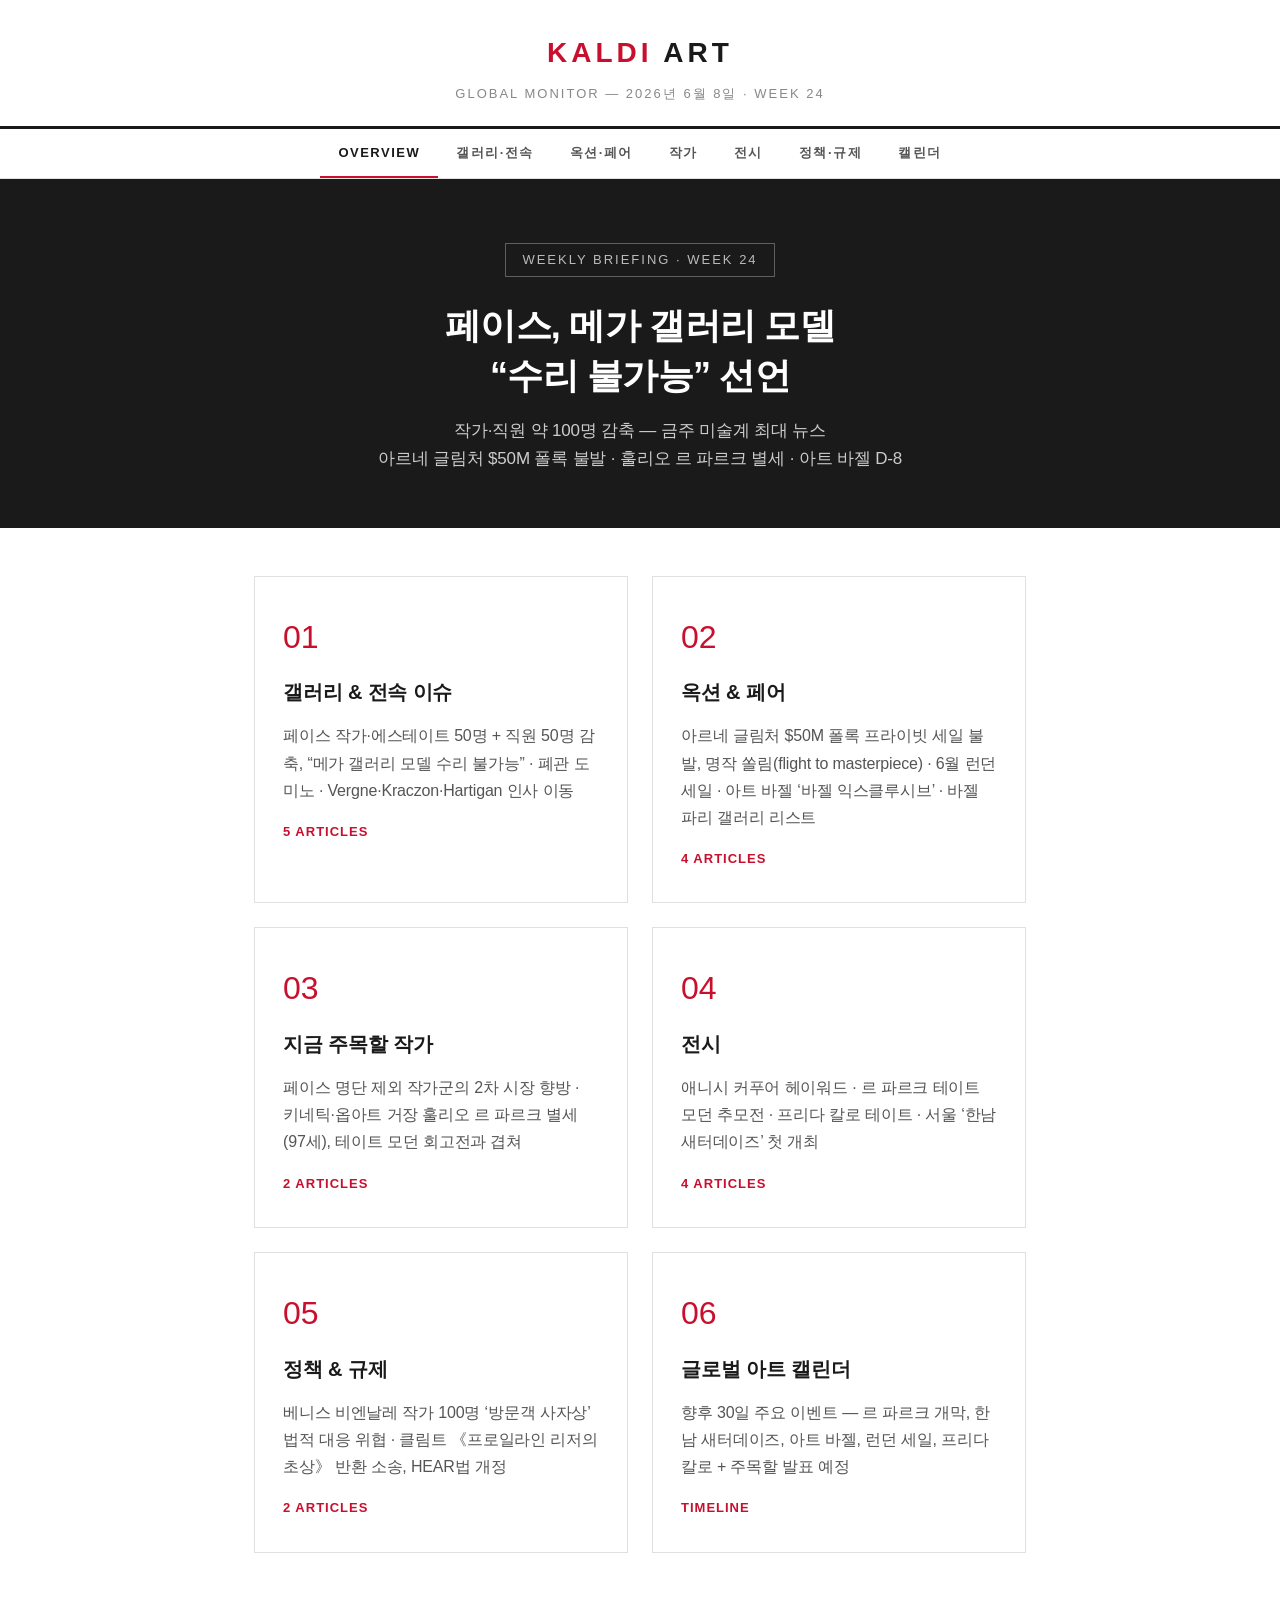
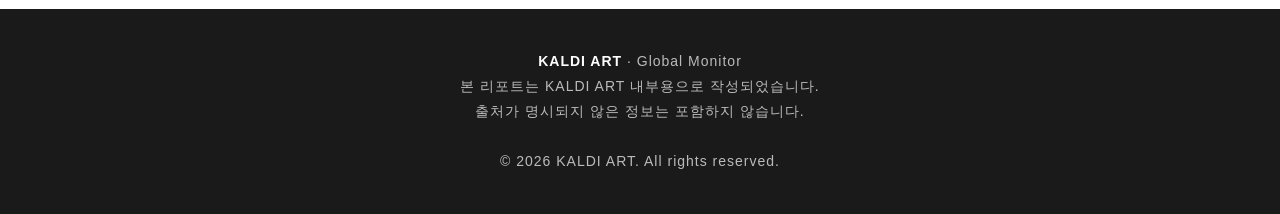
<file: index.html>
<!DOCTYPE html>
<html lang="ko">
<head>
<meta charset="UTF-8">
<meta name="viewport" content="width=device-width, initial-scale=1.0, viewport-fit=cover">
<meta name="theme-color" content="#1a1a1a">
<meta name="apple-mobile-web-app-capable" content="yes">
<meta name="apple-mobile-web-app-status-bar-style" content="black-translucent">
<title>KALDI ART Global Monitor</title>
<link rel="stylesheet" href="style.css">
</head>
<body>

<header id="masthead" class="masthead"></header>
<nav id="nav" class="section-nav"></nav>

<section class="hero">
  <div class="container">
    <div class="edition-badge">Weekly Briefing &middot; Week 24</div>
    <h2>페이스, 메가 갤러리 모델<br>&ldquo;수리 불가능&rdquo; 선언</h2>
    <p>작가·직원 약 100명 감축 &mdash; 금주 미술계 최대 뉴스<br>아르네 글림처 $50M 폴록 불발 &middot; 훌리오 르 파르크 별세 &middot; 아트 바젤 D-8</p>
  </div>
</section>

<div class="container">
  <div class="overview-grid">

    <a href="gallery.html" class="overview-card">
      <div class="card-num">01</div>
      <h3>갤러리 &amp; 전속 이슈</h3>
      <p>페이스 작가·에스테이트 50명 + 직원 50명 감축, &ldquo;메가 갤러리 모델 수리 불가능&rdquo; · 폐관 도미노 · Vergne·Kraczon·Hartigan 인사 이동</p>
      <div class="card-count">5 Articles</div>
    </a>

    <a href="market.html" class="overview-card">
      <div class="card-num">02</div>
      <h3>옥션 &amp; 페어</h3>
      <p>아르네 글림처 $50M 폴록 프라이빗 세일 불발, 명작 쏠림(flight to masterpiece) · 6월 런던 세일 · 아트 바젤 &lsquo;바젤 익스클루시브&rsquo; · 바젤 파리 갤러리 리스트</p>
      <div class="card-count">4 Articles</div>
    </a>

    <a href="artists.html" class="overview-card">
      <div class="card-num">03</div>
      <h3>지금 주목할 작가</h3>
      <p>페이스 명단 제외 작가군의 2차 시장 향방 · 키네틱·옵아트 거장 훌리오 르 파르크 별세(97세), 테이트 모던 회고전과 겹쳐</p>
      <div class="card-count">2 Articles</div>
    </a>

    <a href="exhibitions.html" class="overview-card">
      <div class="card-num">04</div>
      <h3>전시</h3>
      <p>애니시 커푸어 헤이워드 · 르 파르크 테이트 모던 추모전 · 프리다 칼로 테이트 · 서울 &lsquo;한남 새터데이즈&rsquo; 첫 개최</p>
      <div class="card-count">4 Articles</div>
    </a>

    <a href="policy.html" class="overview-card">
      <div class="card-num">05</div>
      <h3>정책 &amp; 규제</h3>
      <p>베니스 비엔날레 작가 100명 &lsquo;방문객 사자상&rsquo; 법적 대응 위협 · 클림트 《프로일라인 리저의 초상》 반환 소송, HEAR법 개정</p>
      <div class="card-count">2 Articles</div>
    </a>

    <a href="calendar.html" class="overview-card">
      <div class="card-num">06</div>
      <h3>글로벌 아트 캘린더</h3>
      <p>향후 30일 주요 이벤트 &mdash; 르 파르크 개막, 한남 새터데이즈, 아트 바젤, 런던 세일, 프리다 칼로 + 주목할 발표 예정</p>
      <div class="card-count">Timeline</div>
    </a>

  </div>
</div>

<footer id="footer" class="footer"></footer>
<script src="components.js"></script>
</body>
</html>
</file>
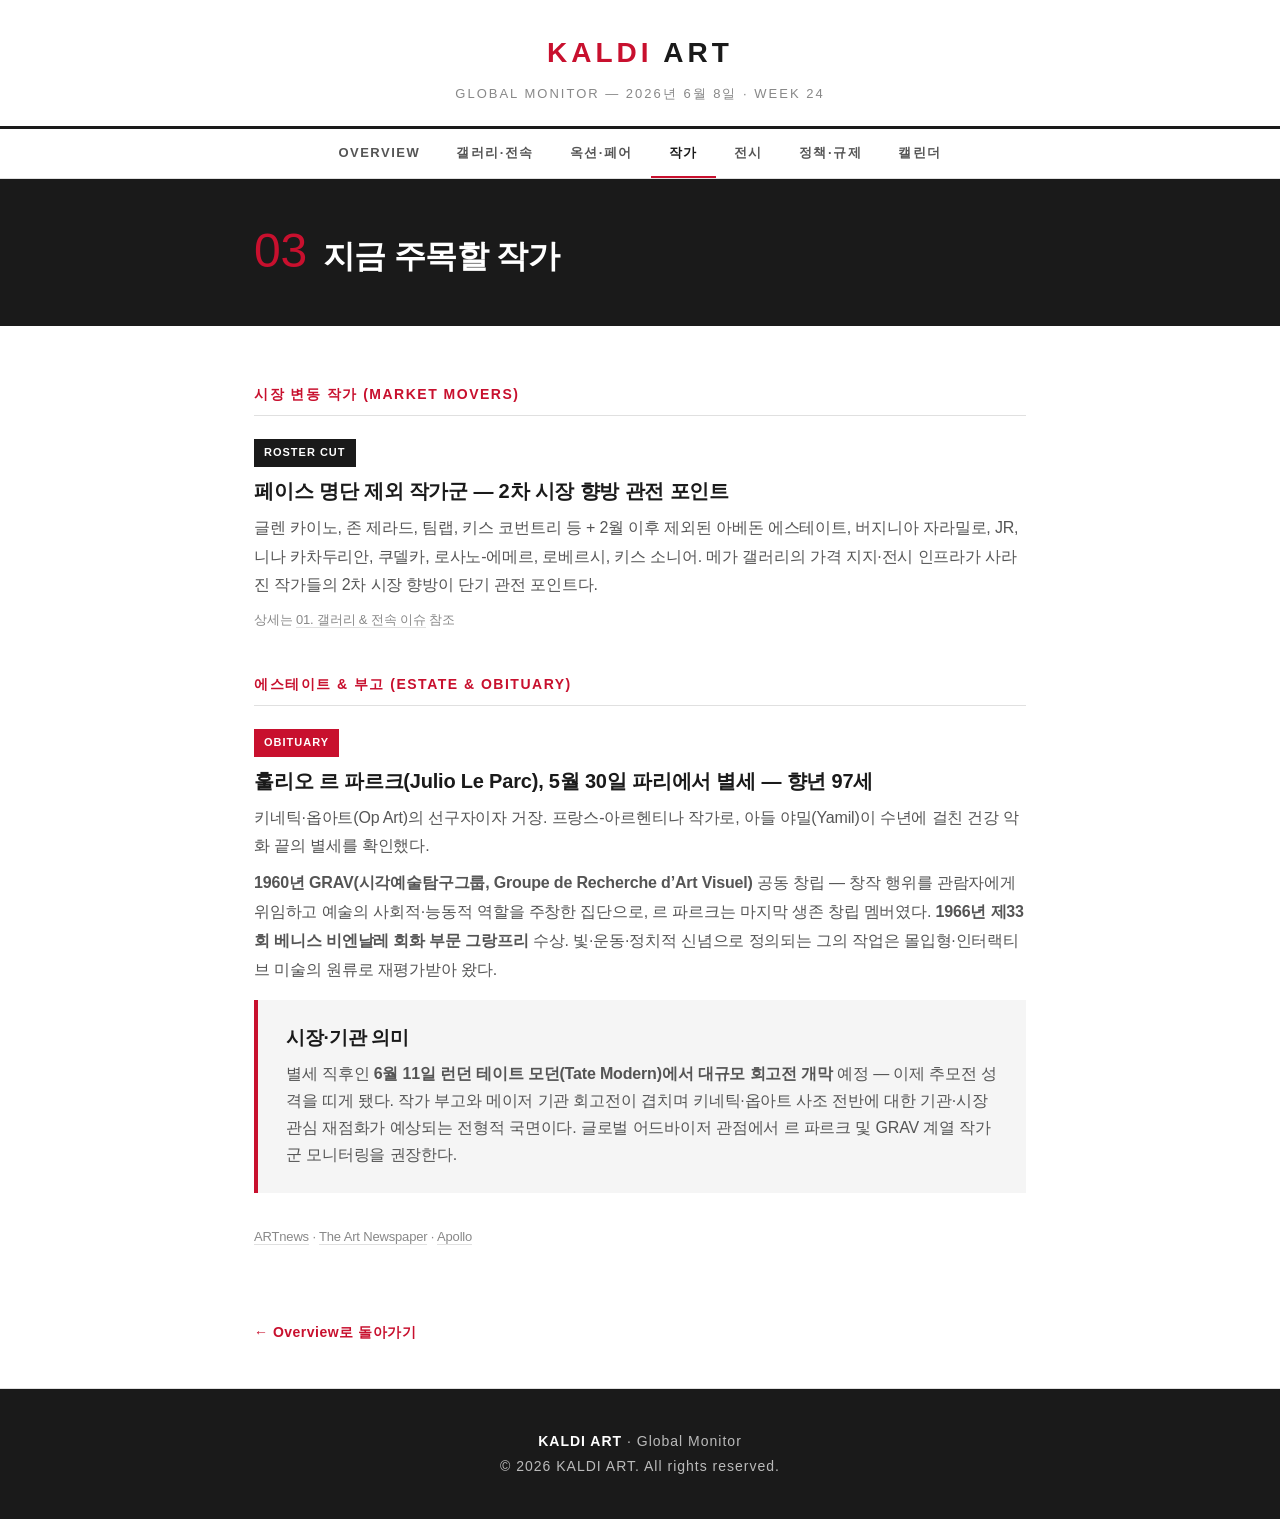
<file: artists.html>
<!DOCTYPE html>
<html lang="ko">
<head>
<meta charset="UTF-8">
<meta name="viewport" content="width=device-width, initial-scale=1.0, viewport-fit=cover">
<meta name="theme-color" content="#1a1a1a">
<meta name="apple-mobile-web-app-capable" content="yes">
<meta name="apple-mobile-web-app-status-bar-style" content="black-translucent">
<title>주목할 작가 — KALDI ART Global Monitor</title>
<link rel="stylesheet" href="style.css">
</head>
<body>

<header id="masthead" class="masthead"></header>
<nav id="nav" class="section-nav"></nav>

<div class="page-header">
  <div class="container">
    <div class="num">03</div>
    <h2>지금 주목할 작가</h2>
  </div>
</div>

<section class="section">
  <div class="container">

    <div class="subsection">
      <div class="subsection-title">시장 변동 작가 (Market Movers)</div>

      <div class="article-card">
        <span class="tag">Roster Cut</span>
        <h3>페이스 명단 제외 작가군 &mdash; 2차 시장 향방 관전 포인트</h3>
        <p>글렌 카이노, 존 제라드, 팀랩, 키스 코번트리 등 + 2월 이후 제외된 아베돈 에스테이트, 버지니아 자라밀로, JR, 니나 카차두리안, 쿠델카, 로사노-에메르, 로베르시, 키스 소니어. 메가 갤러리의 가격 지지·전시 인프라가 사라진 작가들의 2차 시장 향방이 단기 관전 포인트다.</p>
        <div class="source">상세는 <a href="gallery.html">01. 갤러리 &amp; 전속 이슈</a> 참조</div>
      </div>
    </div>

    <div class="subsection">
      <div class="subsection-title">에스테이트 &amp; 부고 (Estate &amp; Obituary)</div>

      <div class="article-card">
        <span class="tag red">Obituary</span>
        <h3>훌리오 르 파르크(Julio Le Parc), 5월 30일 파리에서 별세 &mdash; 향년 97세</h3>
        <p>키네틱·옵아트(Op Art)의 선구자이자 거장. 프랑스-아르헨티나 작가로, 아들 야밀(Yamil)이 수년에 걸친 건강 악화 끝의 별세를 확인했다.</p>
        <p style="margin-top:8px;"><strong>1960년 GRAV(시각예술탐구그룹, Groupe de Recherche d&rsquo;Art Visuel)</strong> 공동 창립 &mdash; 창작 행위를 관람자에게 위임하고 예술의 사회적·능동적 역할을 주창한 집단으로, 르 파르크는 마지막 생존 창립 멤버였다. <strong>1966년 제33회 베니스 비엔날레 회화 부문 그랑프리</strong> 수상. 빛·운동·정치적 신념으로 정의되는 그의 작업은 몰입형·인터랙티브 미술의 원류로 재평가받아 왔다.</p>
        <div class="highlight-box" style="margin-top:16px;">
          <h3>시장·기관 의미</h3>
          <p>별세 직후인 <strong>6월 11일 런던 테이트 모던(Tate Modern)에서 대규모 회고전 개막</strong> 예정 &mdash; 이제 추모전 성격을 띠게 됐다. 작가 부고와 메이저 기관 회고전이 겹치며 키네틱·옵아트 사조 전반에 대한 기관·시장 관심 재점화가 예상되는 전형적 국면이다. 글로벌 어드바이저 관점에서 르 파르크 및 GRAV 계열 작가군 모니터링을 권장한다.</p>
        </div>
        <div class="source"><a href="https://www.artnews.com/art-news/news/julio-le-parc-dead-97-kinetic-art-venice-biennale-tate-modern-1234787972/">ARTnews</a> &middot; <a href="https://www.theartnewspaper.com/2026/06/05/julio-le-parc-kinetic-art-pioneer-obituary">The Art Newspaper</a> &middot; <a href="https://apollo-magazine.com/julio-le-parc-interview/">Apollo</a></div>
      </div>
    </div>

    <a href="index.html" class="back-link">&larr; Overview로 돌아가기</a>
  </div>
</section>

<footer id="footer" class="footer"></footer>
<script src="components.js"></script>
</body>
</html>
</file>
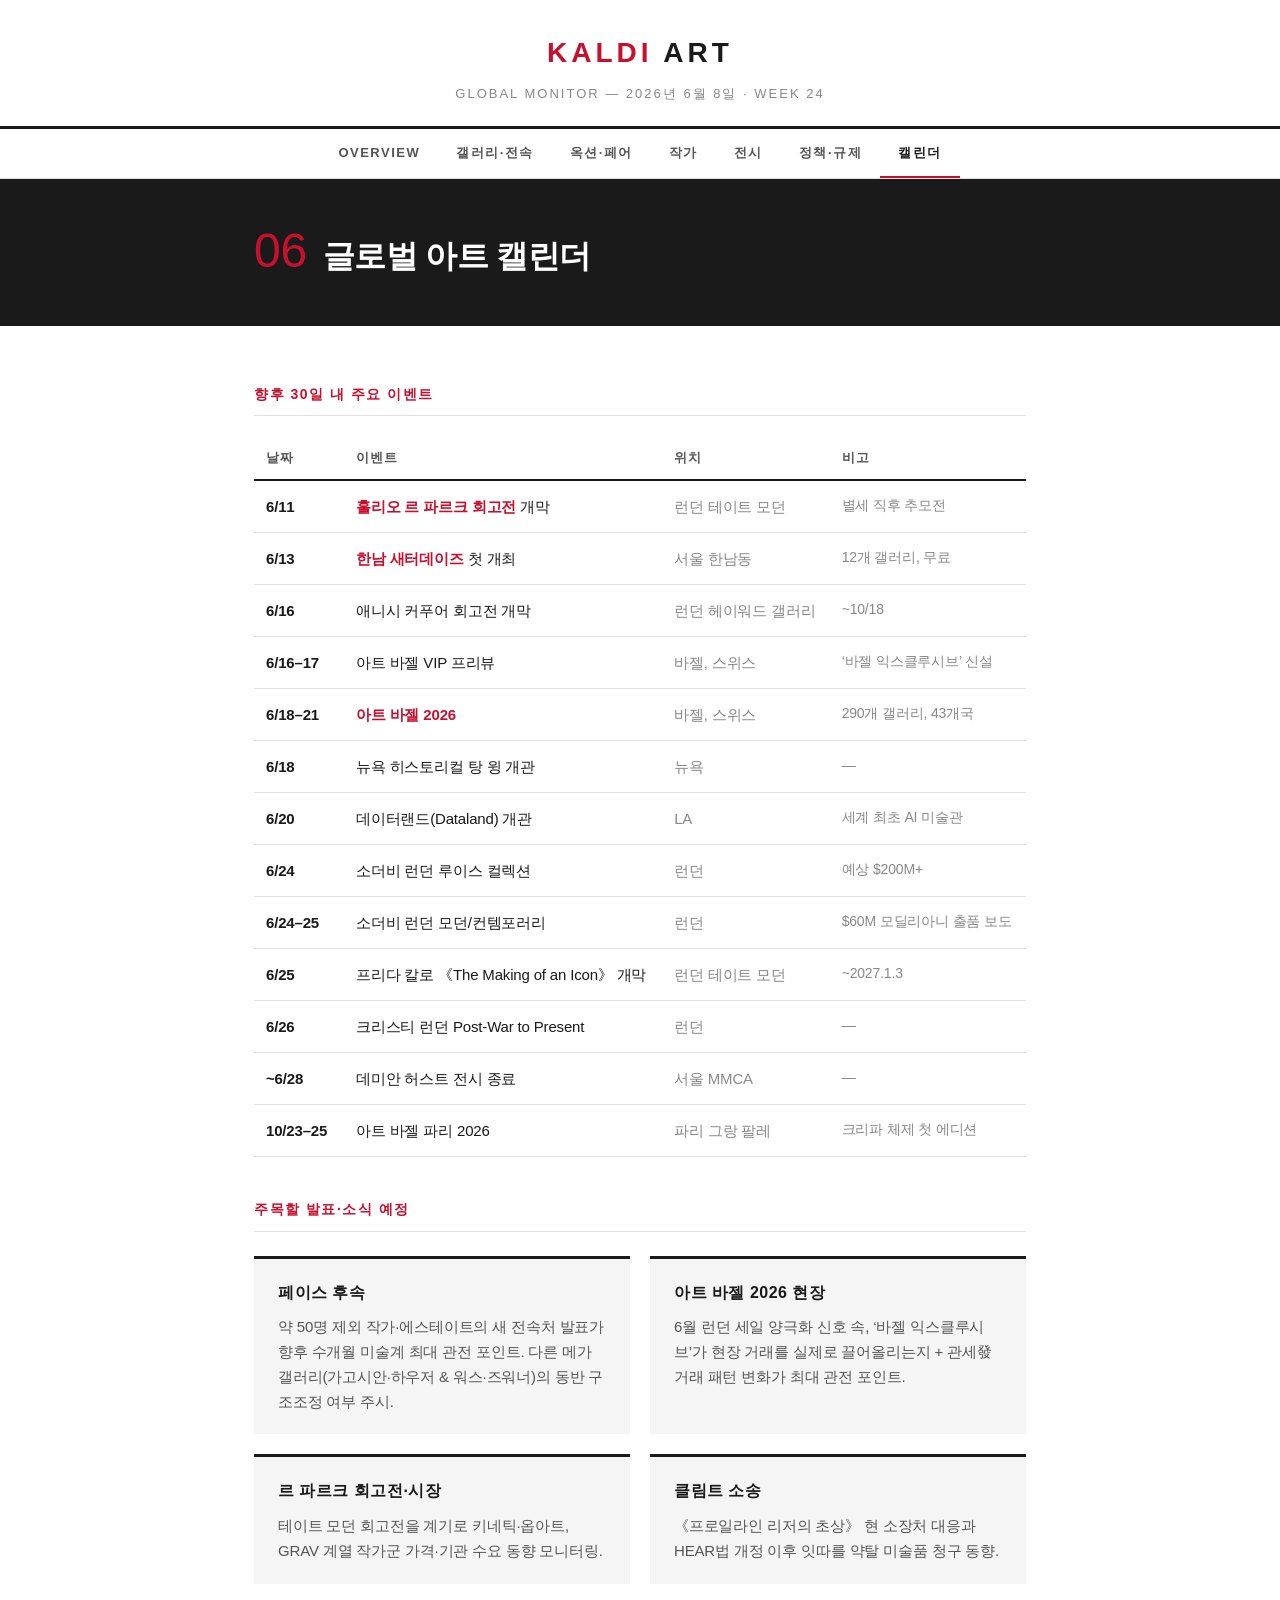
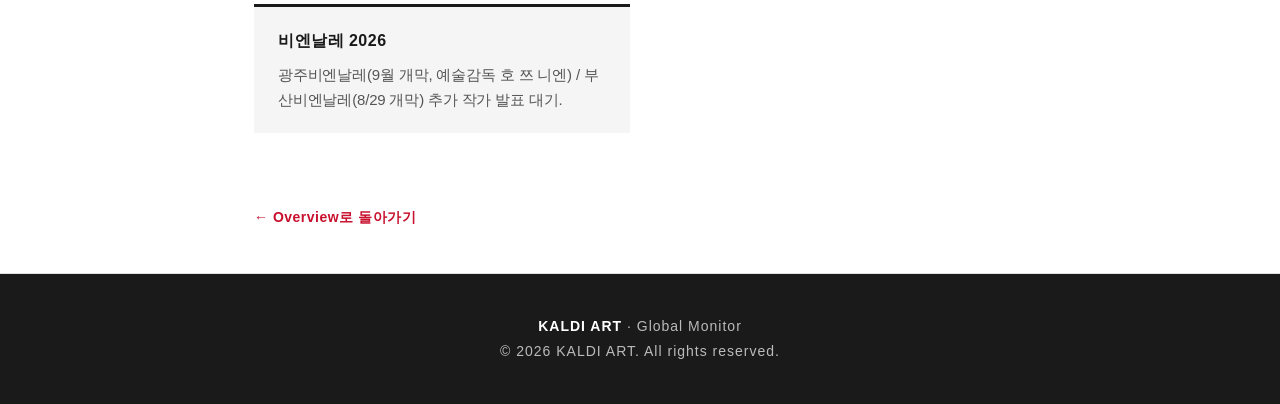
<file: calendar.html>
<!DOCTYPE html>
<html lang="ko">
<head>
<meta charset="UTF-8">
<meta name="viewport" content="width=device-width, initial-scale=1.0, viewport-fit=cover">
<meta name="theme-color" content="#1a1a1a">
<meta name="apple-mobile-web-app-capable" content="yes">
<meta name="apple-mobile-web-app-status-bar-style" content="black-translucent">
<title>아트 캘린더 — KALDI ART Global Monitor</title>
<link rel="stylesheet" href="style.css">
</head>
<body>

<header id="masthead" class="masthead"></header>
<nav id="nav" class="section-nav"></nav>

<div class="page-header">
  <div class="container">
    <div class="num">06</div>
    <h2>글로벌 아트 캘린더</h2>
  </div>
</div>

<section class="section">
  <div class="container">

    <div class="subsection">
      <div class="subsection-title">향후 30일 내 주요 이벤트</div>

      <table class="calendar-table">
        <thead>
          <tr><th>날짜</th><th>이벤트</th><th>위치</th><th>비고</th></tr>
        </thead>
        <tbody>
          <tr><td class="date-col">6/11</td><td class="event-col"><strong>훌리오 르 파르크 회고전</strong> 개막</td><td class="loc-col">런던 테이트 모던</td><td class="note-col">별세 직후 추모전</td></tr>
          <tr><td class="date-col">6/13</td><td class="event-col"><strong>한남 새터데이즈</strong> 첫 개최</td><td class="loc-col">서울 한남동</td><td class="note-col">12개 갤러리, 무료</td></tr>
          <tr><td class="date-col">6/16</td><td class="event-col">애니시 커푸어 회고전 개막</td><td class="loc-col">런던 헤이워드 갤러리</td><td class="note-col">~10/18</td></tr>
          <tr><td class="date-col">6/16&ndash;17</td><td class="event-col">아트 바젤 VIP 프리뷰</td><td class="loc-col">바젤, 스위스</td><td class="note-col">&lsquo;바젤 익스클루시브&rsquo; 신설</td></tr>
          <tr><td class="date-col">6/18&ndash;21</td><td class="event-col"><strong>아트 바젤 2026</strong></td><td class="loc-col">바젤, 스위스</td><td class="note-col">290개 갤러리, 43개국</td></tr>
          <tr><td class="date-col">6/18</td><td class="event-col">뉴욕 히스토리컬 탕 윙 개관</td><td class="loc-col">뉴욕</td><td class="note-col">&mdash;</td></tr>
          <tr><td class="date-col">6/20</td><td class="event-col">데이터랜드(Dataland) 개관</td><td class="loc-col">LA</td><td class="note-col">세계 최초 AI 미술관</td></tr>
          <tr><td class="date-col">6/24</td><td class="event-col">소더비 런던 루이스 컬렉션</td><td class="loc-col">런던</td><td class="note-col">예상 $200M+</td></tr>
          <tr><td class="date-col">6/24&ndash;25</td><td class="event-col">소더비 런던 모던/컨템포러리</td><td class="loc-col">런던</td><td class="note-col">$60M 모딜리아니 출품 보도</td></tr>
          <tr><td class="date-col">6/25</td><td class="event-col">프리다 칼로 《The Making of an Icon》 개막</td><td class="loc-col">런던 테이트 모던</td><td class="note-col">~2027.1.3</td></tr>
          <tr><td class="date-col">6/26</td><td class="event-col">크리스티 런던 Post-War to Present</td><td class="loc-col">런던</td><td class="note-col">&mdash;</td></tr>
          <tr><td class="date-col">~6/28</td><td class="event-col">데미안 허스트 전시 종료</td><td class="loc-col">서울 MMCA</td><td class="note-col">&mdash;</td></tr>
          <tr><td class="date-col">10/23&ndash;25</td><td class="event-col">아트 바젤 파리 2026</td><td class="loc-col">파리 그랑 팔레</td><td class="note-col">크리파 체제 첫 에디션</td></tr>
        </tbody>
      </table>
    </div>

    <div class="subsection">
      <div class="subsection-title">주목할 발표·소식 예정</div>

      <div class="outlook-grid">
        <div class="outlook-card">
          <h4>페이스 후속</h4>
          <p>약 50명 제외 작가·에스테이트의 새 전속처 발표가 향후 수개월 미술계 최대 관전 포인트. 다른 메가 갤러리(가고시안·하우저 &amp; 워스·즈워너)의 동반 구조조정 여부 주시.</p>
        </div>
        <div class="outlook-card">
          <h4>아트 바젤 2026 현장</h4>
          <p>6월 런던 세일 양극화 신호 속, &lsquo;바젤 익스클루시브&rsquo;가 현장 거래를 실제로 끌어올리는지 + 관세發 거래 패턴 변화가 최대 관전 포인트.</p>
        </div>
        <div class="outlook-card">
          <h4>르 파르크 회고전·시장</h4>
          <p>테이트 모던 회고전을 계기로 키네틱·옵아트, GRAV 계열 작가군 가격·기관 수요 동향 모니터링.</p>
        </div>
        <div class="outlook-card">
          <h4>클림트 소송</h4>
          <p>《프로일라인 리저의 초상》 현 소장처 대응과 HEAR법 개정 이후 잇따를 약탈 미술품 청구 동향.</p>
        </div>
        <div class="outlook-card">
          <h4>비엔날레 2026</h4>
          <p>광주비엔날레(9월 개막, 예술감독 호 쯔 니엔) / 부산비엔날레(8/29 개막) 추가 작가 발표 대기.</p>
        </div>
      </div>
    </div>

    <a href="index.html" class="back-link">&larr; Overview로 돌아가기</a>
  </div>
</section>

<footer id="footer" class="footer"></footer>
<script src="components.js"></script>
</body>
</html>
</file>
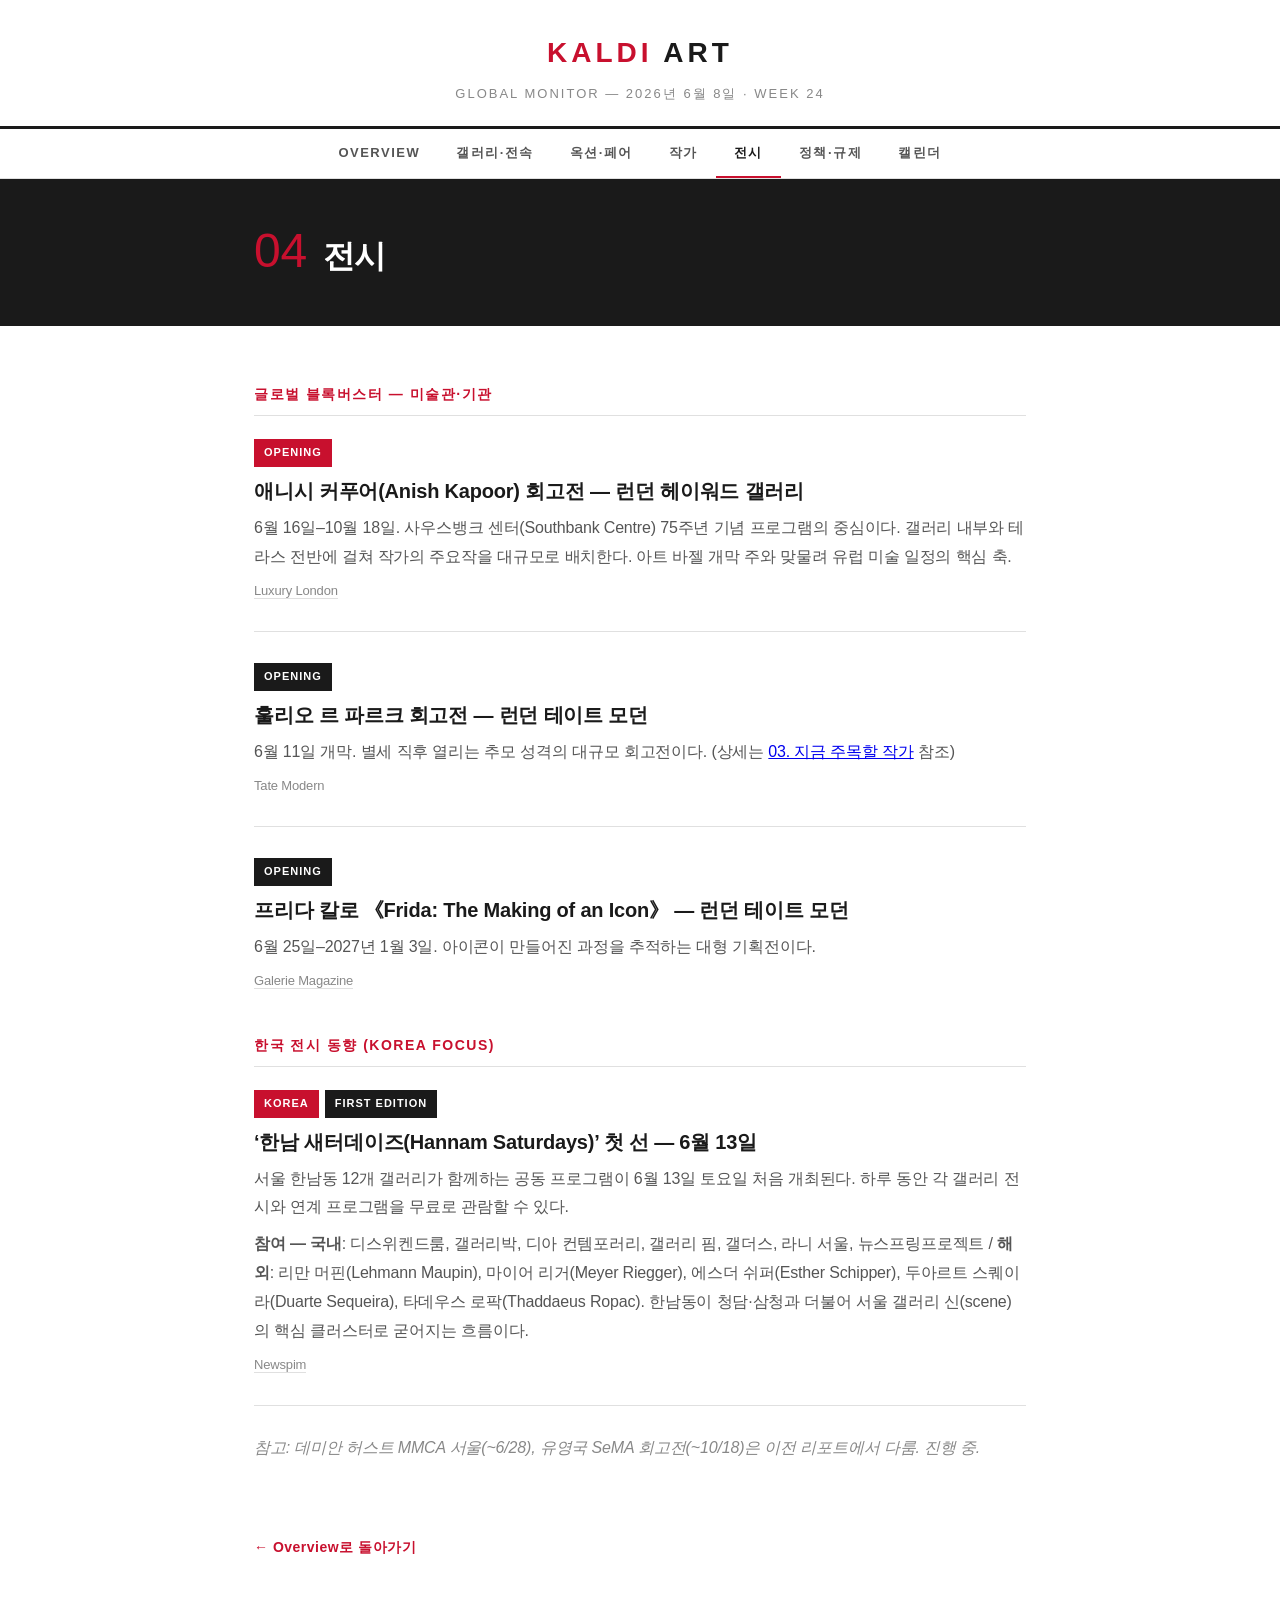
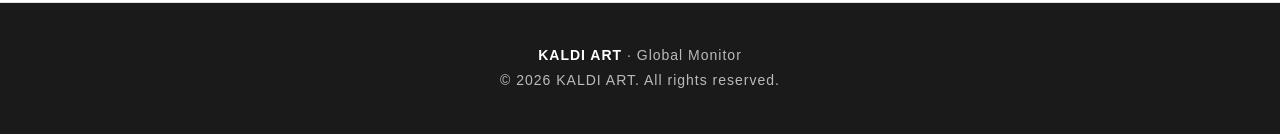
<file: exhibitions.html>
<!DOCTYPE html>
<html lang="ko">
<head>
<meta charset="UTF-8">
<meta name="viewport" content="width=device-width, initial-scale=1.0, viewport-fit=cover">
<meta name="theme-color" content="#1a1a1a">
<meta name="apple-mobile-web-app-capable" content="yes">
<meta name="apple-mobile-web-app-status-bar-style" content="black-translucent">
<title>전시 — KALDI ART Global Monitor</title>
<link rel="stylesheet" href="style.css">
</head>
<body>

<header id="masthead" class="masthead"></header>
<nav id="nav" class="section-nav"></nav>

<div class="page-header">
  <div class="container">
    <div class="num">04</div>
    <h2>전시</h2>
  </div>
</div>

<section class="section">
  <div class="container">

    <div class="subsection">
      <div class="subsection-title">글로벌 블록버스터 &mdash; 미술관·기관</div>

      <div class="article-card">
        <span class="tag red">Opening</span>
        <h3>애니시 커푸어(Anish Kapoor) 회고전 &mdash; 런던 헤이워드 갤러리</h3>
        <p>6월 16일&ndash;10월 18일. 사우스뱅크 센터(Southbank Centre) 75주년 기념 프로그램의 중심이다. 갤러리 내부와 테라스 전반에 걸쳐 작가의 주요작을 대규모로 배치한다. 아트 바젤 개막 주와 맞물려 유럽 미술 일정의 핵심 축.</p>
        <div class="source"><a href="https://luxurylondon.co.uk/culture/art/london-exhibitions-to-visit-2026/">Luxury London</a></div>
      </div>

      <div class="article-card">
        <span class="tag">Opening</span>
        <h3>훌리오 르 파르크 회고전 &mdash; 런던 테이트 모던</h3>
        <p>6월 11일 개막. 별세 직후 열리는 추모 성격의 대규모 회고전이다. (상세는 <a href="artists.html">03. 지금 주목할 작가</a> 참조)</p>
        <div class="source">Tate Modern</div>
      </div>

      <div class="article-card">
        <span class="tag">Opening</span>
        <h3>프리다 칼로 《Frida: The Making of an Icon》 &mdash; 런던 테이트 모던</h3>
        <p>6월 25일&ndash;2027년 1월 3일. 아이콘이 만들어진 과정을 추적하는 대형 기획전이다.</p>
        <div class="source"><a href="https://galeriemagazine.com/most-anticipated-museum-exhibitions-around-the-world-in-2026/">Galerie Magazine</a></div>
      </div>
    </div>

    <div class="subsection">
      <div class="subsection-title">한국 전시 동향 (Korea Focus)</div>

      <div class="article-card">
        <span class="tag red">Korea</span><span class="tag">First Edition</span>
        <h3>&lsquo;한남 새터데이즈(Hannam Saturdays)&rsquo; 첫 선 &mdash; 6월 13일</h3>
        <p>서울 한남동 12개 갤러리가 함께하는 공동 프로그램이 6월 13일 토요일 처음 개최된다. 하루 동안 각 갤러리 전시와 연계 프로그램을 무료로 관람할 수 있다.</p>
        <p style="margin-top:8px;"><strong>참여 &mdash; 국내</strong>: 디스위켄드룸, 갤러리박, 디아 컨템포러리, 갤러리 핌, 갤더스, 라니 서울, 뉴스프링프로젝트 / <strong>해외</strong>: 리만 머핀(Lehmann Maupin), 마이어 리거(Meyer Riegger), 에스더 쉬퍼(Esther Schipper), 두아르트 스퀘이라(Duarte Sequeira), 타데우스 로팍(Thaddaeus Ropac). 한남동이 청담·삼청과 더불어 서울 갤러리 신(scene)의 핵심 클러스터로 굳어지는 흐름이다.</p>
        <div class="source"><a href="https://www.newspim.com/news/view/20260608001074">Newspim</a></div>
      </div>

      <div class="article-card">
        <p style="font-style:italic; color:var(--mid-gray);">참고: 데미안 허스트 MMCA 서울(~6/28), 유영국 SeMA 회고전(~10/18)은 이전 리포트에서 다룸. 진행 중.</p>
      </div>
    </div>

    <a href="index.html" class="back-link">&larr; Overview로 돌아가기</a>
  </div>
</section>

<footer id="footer" class="footer"></footer>
<script src="components.js"></script>
</body>
</html>
</file>
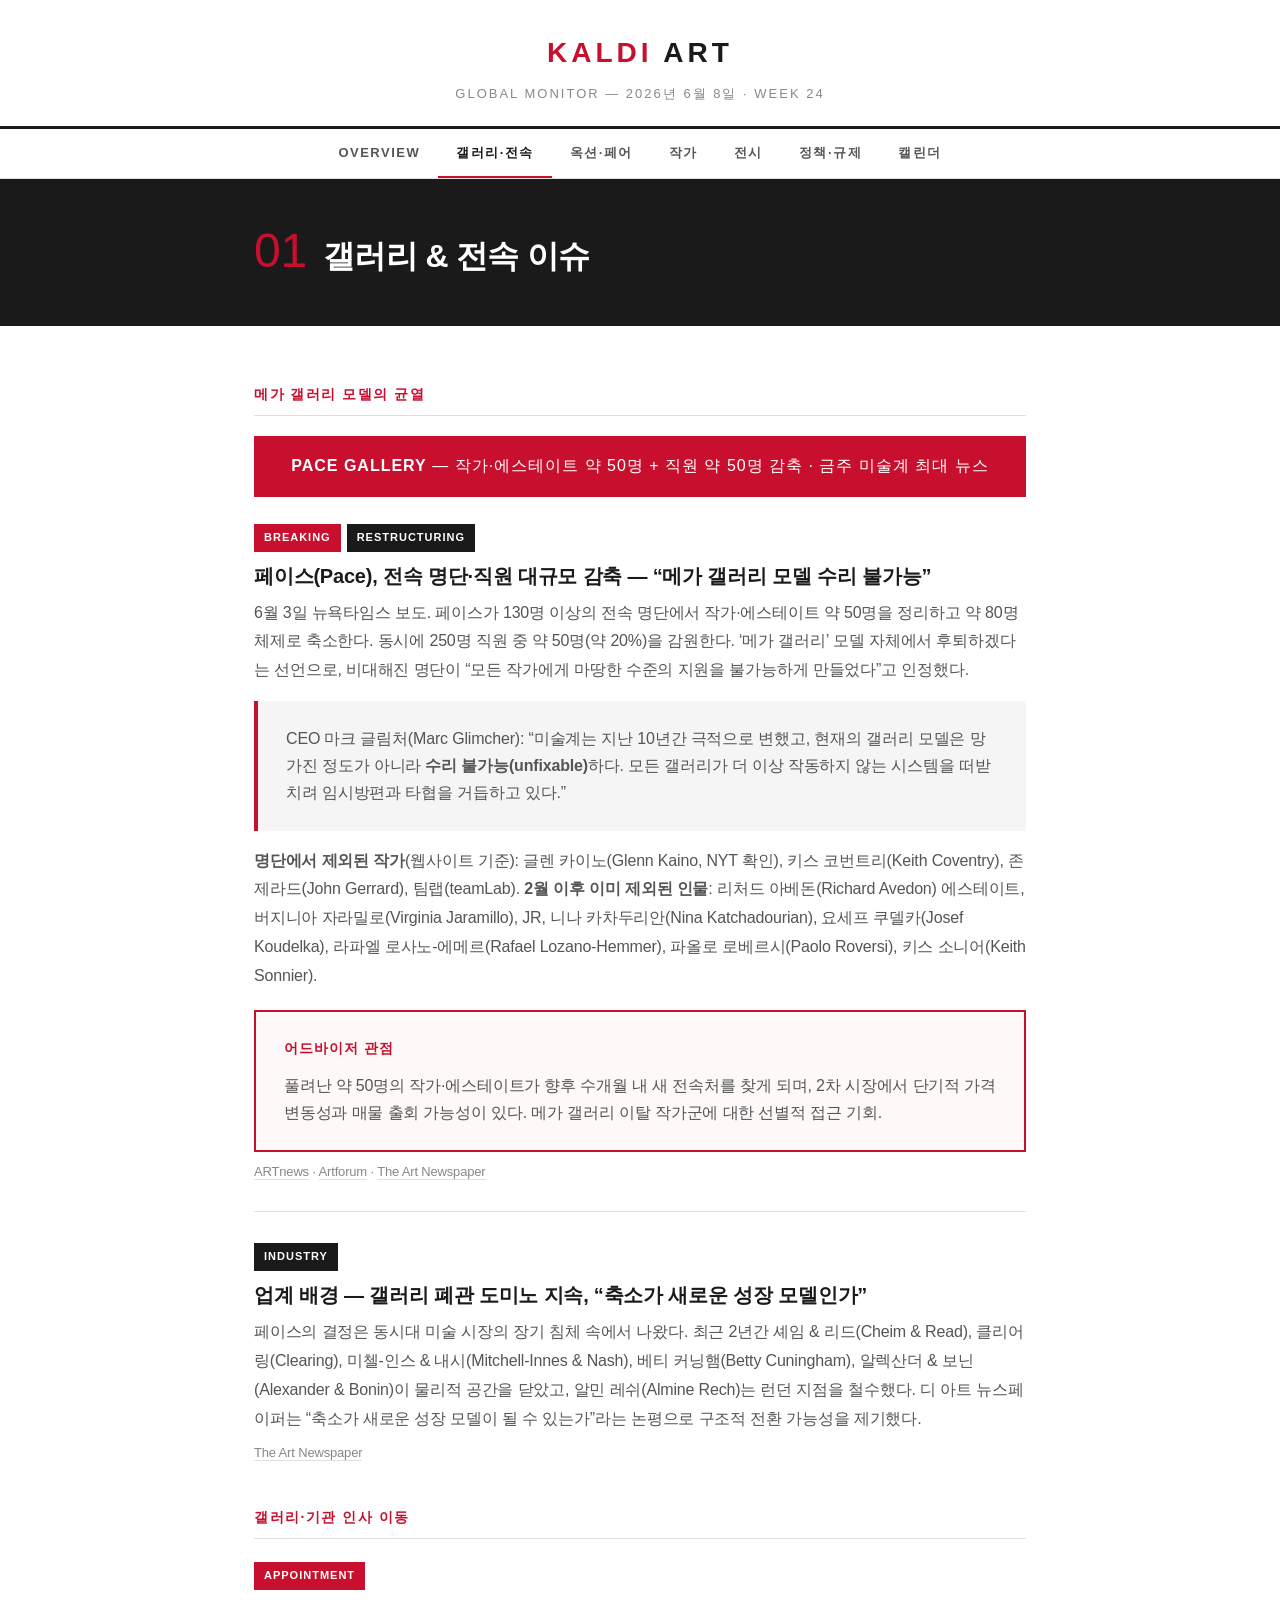
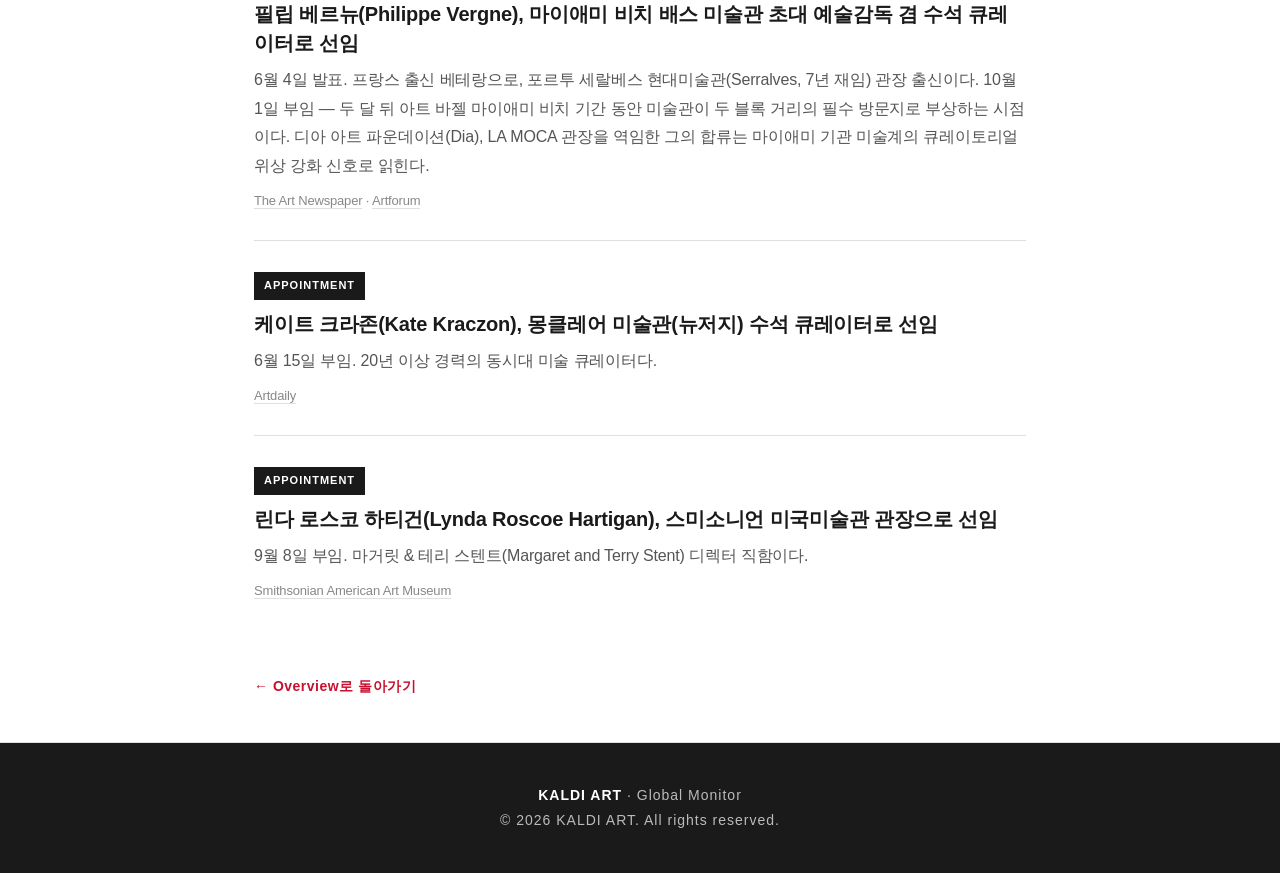
<file: gallery.html>
<!DOCTYPE html>
<html lang="ko">
<head>
<meta charset="UTF-8">
<meta name="viewport" content="width=device-width, initial-scale=1.0, viewport-fit=cover">
<meta name="theme-color" content="#1a1a1a">
<meta name="apple-mobile-web-app-capable" content="yes">
<meta name="apple-mobile-web-app-status-bar-style" content="black-translucent">
<title>갤러리 &amp; 전속 — KALDI ART Global Monitor</title>
<link rel="stylesheet" href="style.css">
</head>
<body>

<header id="masthead" class="masthead"></header>
<nav id="nav" class="section-nav"></nav>

<div class="page-header">
  <div class="container">
    <div class="num">01</div>
    <h2>갤러리 &amp; 전속 이슈</h2>
  </div>
</div>

<section class="section">
  <div class="container">

    <div class="subsection">
      <div class="subsection-title">메가 갤러리 모델의 균열</div>

      <div class="breakout-banner">
        <strong>PACE GALLERY</strong> &mdash; 작가·에스테이트 약 50명 + 직원 약 50명 감축 &middot; 금주 미술계 최대 뉴스
      </div>

      <div class="article-card" style="margin-top: 24px;">
        <span class="tag red">Breaking</span><span class="tag">Restructuring</span>
        <h3>페이스(Pace), 전속 명단·직원 대규모 감축 &mdash; &ldquo;메가 갤러리 모델 수리 불가능&rdquo;</h3>
        <p>6월 3일 뉴욕타임스 보도. 페이스가 130명 이상의 전속 명단에서 작가·에스테이트 약 50명을 정리하고 약 80명 체제로 축소한다. 동시에 250명 직원 중 약 50명(약 20%)을 감원한다. &lsquo;메가 갤러리&rsquo; 모델 자체에서 후퇴하겠다는 선언으로, 비대해진 명단이 &ldquo;모든 작가에게 마땅한 수준의 지원을 불가능하게 만들었다&rdquo;고 인정했다.</p>
        <div class="highlight-box" style="margin-top:16px; margin-bottom:16px;">
          <p>CEO 마크 글림처(Marc Glimcher): &ldquo;미술계는 지난 10년간 극적으로 변했고, 현재의 갤러리 모델은 망가진 정도가 아니라 <strong>수리 불가능(unfixable)</strong>하다. 모든 갤러리가 더 이상 작동하지 않는 시스템을 떠받치려 임시방편과 타협을 거듭하고 있다.&rdquo;</p>
        </div>
        <p><strong>명단에서 제외된 작가</strong>(웹사이트 기준): 글렌 카이노(Glenn Kaino, NYT 확인), 키스 코번트리(Keith Coventry), 존 제라드(John Gerrard), 팀랩(teamLab). <strong>2월 이후 이미 제외된 인물</strong>: 리처드 아베돈(Richard Avedon) 에스테이트, 버지니아 자라밀로(Virginia Jaramillo), JR, 니나 카차두리안(Nina Katchadourian), 요세프 쿠델카(Josef Koudelka), 라파엘 로사노-에메르(Rafael Lozano-Hemmer), 파올로 로베르시(Paolo Roversi), 키스 소니어(Keith Sonnier).</p>
        <div class="controversy">
          <h4>어드바이저 관점</h4>
          <p>풀려난 약 50명의 작가·에스테이트가 향후 수개월 내 새 전속처를 찾게 되며, 2차 시장에서 단기적 가격 변동성과 매물 출회 가능성이 있다. 메가 갤러리 이탈 작가군에 대한 선별적 접근 기회.</p>
        </div>
        <div class="source"><a href="https://www.artnews.com/art-news/market/pace-gallery-layoffs-artist-roster-cuts-1234788318/">ARTnews</a> &middot; <a href="https://www.artforum.com/news/pace-makes-deep-cuts-to-artist-roster-staff-1234751724/">Artforum</a> &middot; <a href="https://www.theartnewspaper.com/2026/06/04/pace-slashes-artist-roster-and-staff-shrinking-appears-the-new-growth-model">The Art Newspaper</a></div>
      </div>

      <div class="article-card">
        <span class="tag">Industry</span>
        <h3>업계 배경 &mdash; 갤러리 폐관 도미노 지속, &ldquo;축소가 새로운 성장 모델인가&rdquo;</h3>
        <p>페이스의 결정은 동시대 미술 시장의 장기 침체 속에서 나왔다. 최근 2년간 셰임 &amp; 리드(Cheim &amp; Read), 클리어링(Clearing), 미첼-인스 &amp; 내시(Mitchell-Innes &amp; Nash), 베티 커닝햄(Betty Cuningham), 알렉산더 &amp; 보닌(Alexander &amp; Bonin)이 물리적 공간을 닫았고, 알민 레쉬(Almine Rech)는 런던 지점을 철수했다. 디 아트 뉴스페이퍼는 &ldquo;축소가 새로운 성장 모델이 될 수 있는가&rdquo;라는 논평으로 구조적 전환 가능성을 제기했다.</p>
        <div class="source"><a href="https://www.theartnewspaper.com/2026/06/04/pace-slashes-artist-roster-and-staff-shrinking-appears-the-new-growth-model">The Art Newspaper</a></div>
      </div>
    </div>

    <div class="subsection">
      <div class="subsection-title">갤러리·기관 인사 이동</div>

      <div class="article-card">
        <span class="tag red">Appointment</span>
        <h3>필립 베르뉴(Philippe Vergne), 마이애미 비치 배스 미술관 초대 예술감독 겸 수석 큐레이터로 선임</h3>
        <p>6월 4일 발표. 프랑스 출신 베테랑으로, 포르투 세랄베스 현대미술관(Serralves, 7년 재임) 관장 출신이다. 10월 1일 부임 &mdash; 두 달 뒤 아트 바젤 마이애미 비치 기간 동안 미술관이 두 블록 거리의 필수 방문지로 부상하는 시점이다. 디아 아트 파운데이션(Dia), LA MOCA 관장을 역임한 그의 합류는 마이애미 기관 미술계의 큐레이토리얼 위상 강화 신호로 읽힌다.</p>
        <div class="source"><a href="https://www.theartnewspaper.com/2026/06/04/bass-museum-hires-philippe-vergne-artistic-director-chief-curator">The Art Newspaper</a> &middot; <a href="https://www.artforum.com/news/miamis-bass-museum-appoints-philippe-vergne-as-director-1234751788/">Artforum</a></div>
      </div>

      <div class="article-card">
        <span class="tag">Appointment</span>
        <h3>케이트 크라존(Kate Kraczon), 몽클레어 미술관(뉴저지) 수석 큐레이터로 선임</h3>
        <p>6월 15일 부임. 20년 이상 경력의 동시대 미술 큐레이터다.</p>
        <div class="source"><a href="https://artdaily.com/news/196350/Montclair-Art-Museum-names-Kate-Kraczon-Chief-Curator">Artdaily</a></div>
      </div>

      <div class="article-card">
        <span class="tag">Appointment</span>
        <h3>린다 로스코 하티건(Lynda Roscoe Hartigan), 스미소니언 미국미술관 관장으로 선임</h3>
        <p>9월 8일 부임. 마거릿 &amp; 테리 스텐트(Margaret and Terry Stent) 디렉터 직함이다.</p>
        <div class="source"><a href="https://americanart.si.edu/press/staff-bios">Smithsonian American Art Museum</a></div>
      </div>
    </div>

    <a href="index.html" class="back-link">&larr; Overview로 돌아가기</a>
  </div>
</section>

<footer id="footer" class="footer"></footer>
<script src="components.js"></script>
</body>
</html>
</file>
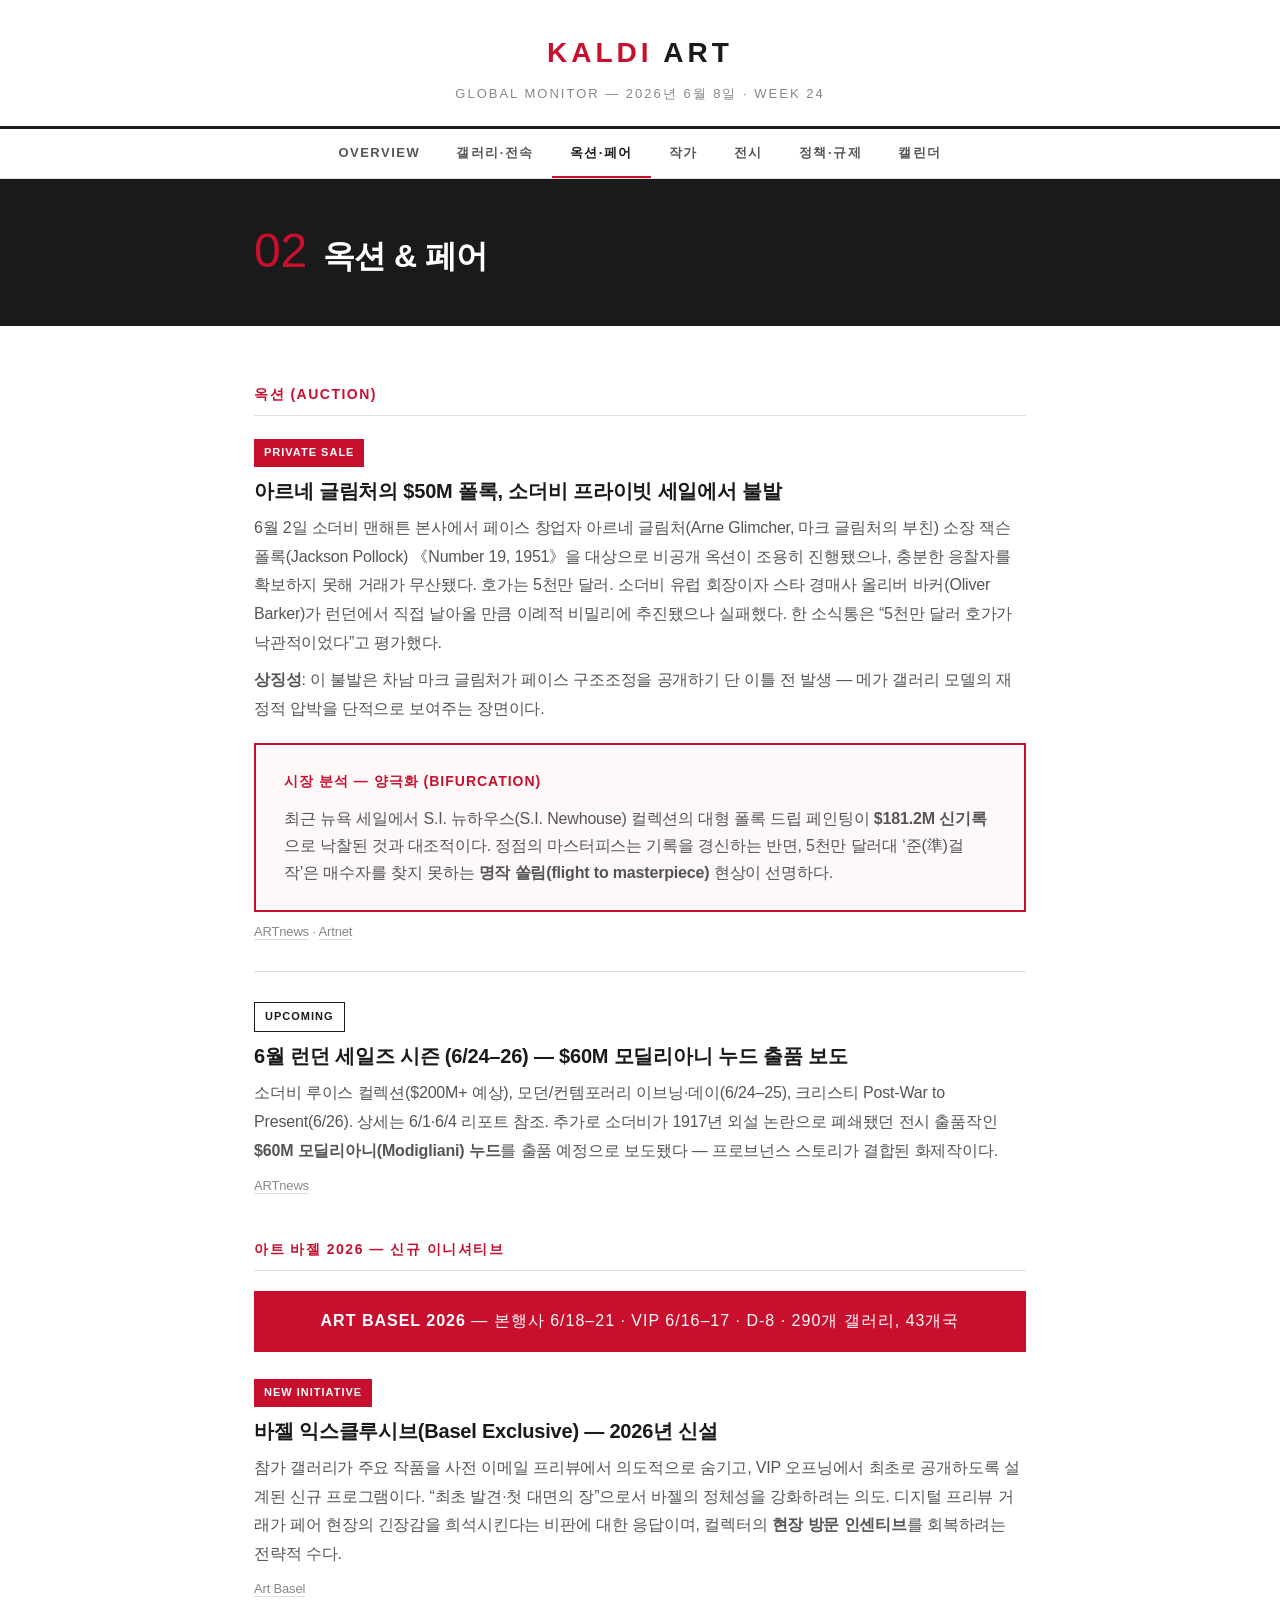
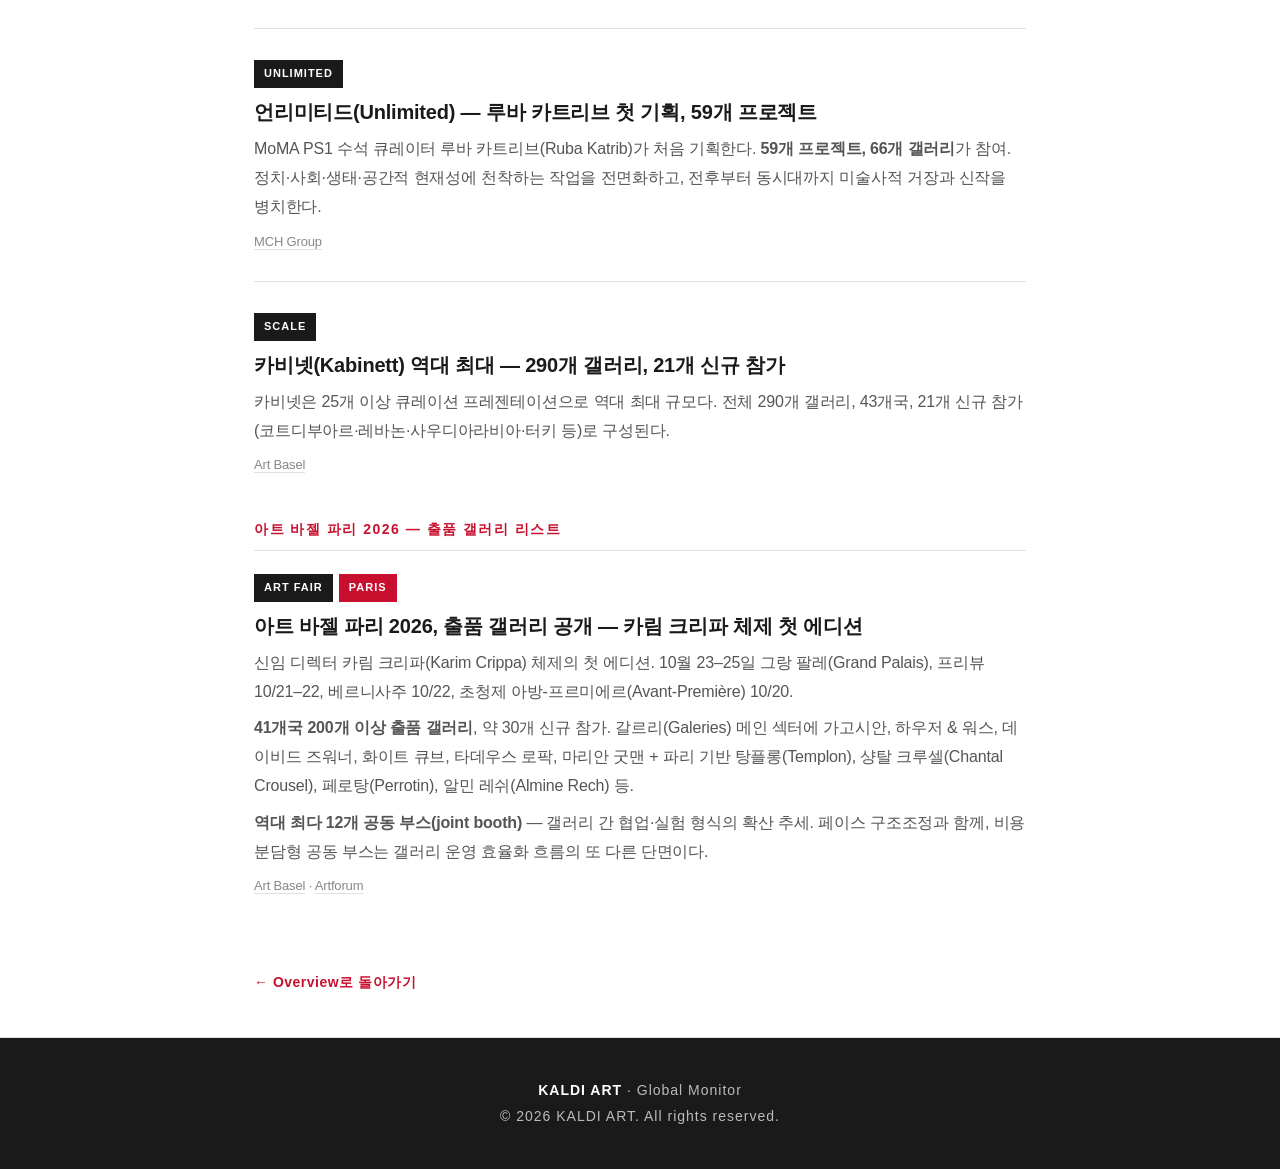
<file: market.html>
<!DOCTYPE html>
<html lang="ko">
<head>
<meta charset="UTF-8">
<meta name="viewport" content="width=device-width, initial-scale=1.0, viewport-fit=cover">
<meta name="theme-color" content="#1a1a1a">
<meta name="apple-mobile-web-app-capable" content="yes">
<meta name="apple-mobile-web-app-status-bar-style" content="black-translucent">
<title>옥션 &amp; 페어 — KALDI ART Global Monitor</title>
<link rel="stylesheet" href="style.css">
</head>
<body>

<header id="masthead" class="masthead"></header>
<nav id="nav" class="section-nav"></nav>

<div class="page-header">
  <div class="container">
    <div class="num">02</div>
    <h2>옥션 &amp; 페어</h2>
  </div>
</div>

<section class="section">
  <div class="container">

    <div class="subsection">
      <div class="subsection-title">옥션 (Auction)</div>

      <div class="article-card">
        <span class="tag red">Private Sale</span>
        <h3>아르네 글림처의 $50M 폴록, 소더비 프라이빗 세일에서 불발</h3>
        <p>6월 2일 소더비 맨해튼 본사에서 페이스 창업자 아르네 글림처(Arne Glimcher, 마크 글림처의 부친) 소장 잭슨 폴록(Jackson Pollock) 《Number 19, 1951》을 대상으로 비공개 옥션이 조용히 진행됐으나, 충분한 응찰자를 확보하지 못해 거래가 무산됐다. 호가는 5천만 달러. 소더비 유럽 회장이자 스타 경매사 올리버 바커(Oliver Barker)가 런던에서 직접 날아올 만큼 이례적 비밀리에 추진됐으나 실패했다. 한 소식통은 &ldquo;5천만 달러 호가가 낙관적이었다&rdquo;고 평가했다.</p>
        <p style="margin-top:8px;"><strong>상징성</strong>: 이 불발은 차남 마크 글림처가 페이스 구조조정을 공개하기 단 이틀 전 발생 &mdash; 메가 갤러리 모델의 재정적 압박을 단적으로 보여주는 장면이다.</p>
        <div class="controversy">
          <h4>시장 분석 &mdash; 양극화 (Bifurcation)</h4>
          <p>최근 뉴욕 세일에서 S.I. 뉴하우스(S.I. Newhouse) 컬렉션의 대형 폴록 드립 페인팅이 <strong>$181.2M 신기록</strong>으로 낙찰된 것과 대조적이다. 정점의 마스터피스는 기록을 경신하는 반면, 5천만 달러대 &lsquo;준(準)걸작&rsquo;은 매수자를 찾지 못하는 <strong>명작 쏠림(flight to masterpiece)</strong> 현상이 선명하다.</p>
        </div>
        <div class="source"><a href="https://www.artnews.com/art-news/news/sothebys-arne-glimcher-jackson-pollock-1234788452/">ARTnews</a> &middot; <a href="https://news.artnet.com/market/paint-drippings-art-industry-news-jun-8-2779191">Artnet</a></div>
      </div>

      <div class="article-card">
        <span class="tag outline">Upcoming</span>
        <h3>6월 런던 세일즈 시즌 (6/24&ndash;26) &mdash; $60M 모딜리아니 누드 출품 보도</h3>
        <p>소더비 루이스 컬렉션($200M+ 예상), 모던/컨템포러리 이브닝·데이(6/24&ndash;25), 크리스티 Post-War to Present(6/26). 상세는 6/1·6/4 리포트 참조. 추가로 소더비가 1917년 외설 논란으로 폐쇄됐던 전시 출품작인 <strong>$60M 모딜리아니(Modigliani) 누드</strong>를 출품 예정으로 보도됐다 &mdash; 프로브넌스 스토리가 결합된 화제작이다.</p>
        <div class="source"><a href="https://www.artnews.com/art-news/news/sothebys-to-offer-60-m-modigliani-1234788495/">ARTnews</a></div>
      </div>
    </div>

    <div class="subsection">
      <div class="subsection-title">아트 바젤 2026 &mdash; 신규 이니셔티브</div>

      <div class="breakout-banner">
        <strong>ART BASEL 2026</strong> &mdash; 본행사 6/18&ndash;21 · VIP 6/16&ndash;17 · D-8 · 290개 갤러리, 43개국
      </div>

      <div class="article-card" style="margin-top: 24px;">
        <span class="tag red">New Initiative</span>
        <h3>바젤 익스클루시브(Basel Exclusive) &mdash; 2026년 신설</h3>
        <p>참가 갤러리가 주요 작품을 사전 이메일 프리뷰에서 의도적으로 숨기고, VIP 오프닝에서 최초로 공개하도록 설계된 신규 프로그램이다. &ldquo;최초 발견·첫 대면의 장&rdquo;으로서 바젤의 정체성을 강화하려는 의도. 디지털 프리뷰 거래가 페어 현장의 긴장감을 희석시킨다는 비판에 대한 응답이며, 컬렉터의 <strong>현장 방문 인센티브</strong>를 회복하려는 전략적 수다.</p>
        <div class="source"><a href="https://www.artbasel.com/stories/art-basel-unveils-basel-exclusive-and-highlights-for-its-flagship-show">Art Basel</a></div>
      </div>

      <div class="article-card">
        <span class="tag">Unlimited</span>
        <h3>언리미티드(Unlimited) &mdash; 루바 카트리브 첫 기획, 59개 프로젝트</h3>
        <p>MoMA PS1 수석 큐레이터 루바 카트리브(Ruba Katrib)가 처음 기획한다. <strong>59개 프로젝트, 66개 갤러리</strong>가 참여. 정치·사회·생태·공간적 현재성에 천착하는 작업을 전면화하고, 전후부터 동시대까지 미술사적 거장과 신작을 병치한다.</p>
        <div class="source"><a href="https://www.mch-group.com/en/media/news/2026/art-basel-unveils-basel-exclusive-and-highlights-for-its-2026-flagship-show">MCH Group</a></div>
      </div>

      <div class="article-card">
        <span class="tag">Scale</span>
        <h3>카비넷(Kabinett) 역대 최대 &mdash; 290개 갤러리, 21개 신규 참가</h3>
        <p>카비넷은 25개 이상 큐레이션 프레젠테이션으로 역대 최대 규모다. 전체 290개 갤러리, 43개국, 21개 신규 참가(코트디부아르·레바논·사우디아라비아·터키 등)로 구성된다.</p>
        <div class="source"><a href="https://www.artbasel.com/stories/art-basel-unveils-basel-exclusive-and-highlights-for-its-flagship-show">Art Basel</a></div>
      </div>
    </div>

    <div class="subsection">
      <div class="subsection-title">아트 바젤 파리 2026 &mdash; 출품 갤러리 리스트</div>

      <div class="article-card">
        <span class="tag">Art Fair</span><span class="tag red">Paris</span>
        <h3>아트 바젤 파리 2026, 출품 갤러리 공개 &mdash; 카림 크리파 체제 첫 에디션</h3>
        <p>신임 디렉터 카림 크리파(Karim Crippa) 체제의 첫 에디션. 10월 23&ndash;25일 그랑 팔레(Grand Palais), 프리뷰 10/21&ndash;22, 베르니사주 10/22, 초청제 아방-프르미에르(Avant-Premi&egrave;re) 10/20.</p>
        <p style="margin-top:8px;"><strong>41개국 200개 이상 출품 갤러리</strong>, 약 30개 신규 참가. 갈르리(Galeries) 메인 섹터에 가고시안, 하우저 &amp; 워스, 데이비드 즈워너, 화이트 큐브, 타데우스 로팍, 마리안 굿맨 + 파리 기반 탕플롱(Templon), 샹탈 크루셀(Chantal Crousel), 페로탕(Perrotin), 알민 레쉬(Almine Rech) 등.</p>
        <p style="margin-top:8px;"><strong>역대 최다 12개 공동 부스(joint booth)</strong> &mdash; 갤러리 간 협업·실험 형식의 확산 추세. 페이스 구조조정과 함께, 비용 분담형 공동 부스는 갤러리 운영 효율화 흐름의 또 다른 단면이다.</p>
        <div class="source"><a href="https://www.artbasel.com/stories/art-basel-paris-2026-gallery-list-announcement">Art Basel</a> &middot; <a href="https://www.artforum.com/news/art-basel-paris-names-exhibitors-for-2026-edition-1234751318/">Artforum</a></div>
      </div>
    </div>

    <a href="index.html" class="back-link">&larr; Overview로 돌아가기</a>
  </div>
</section>

<footer id="footer" class="footer"></footer>
<script src="components.js"></script>
</body>
</html>
</file>
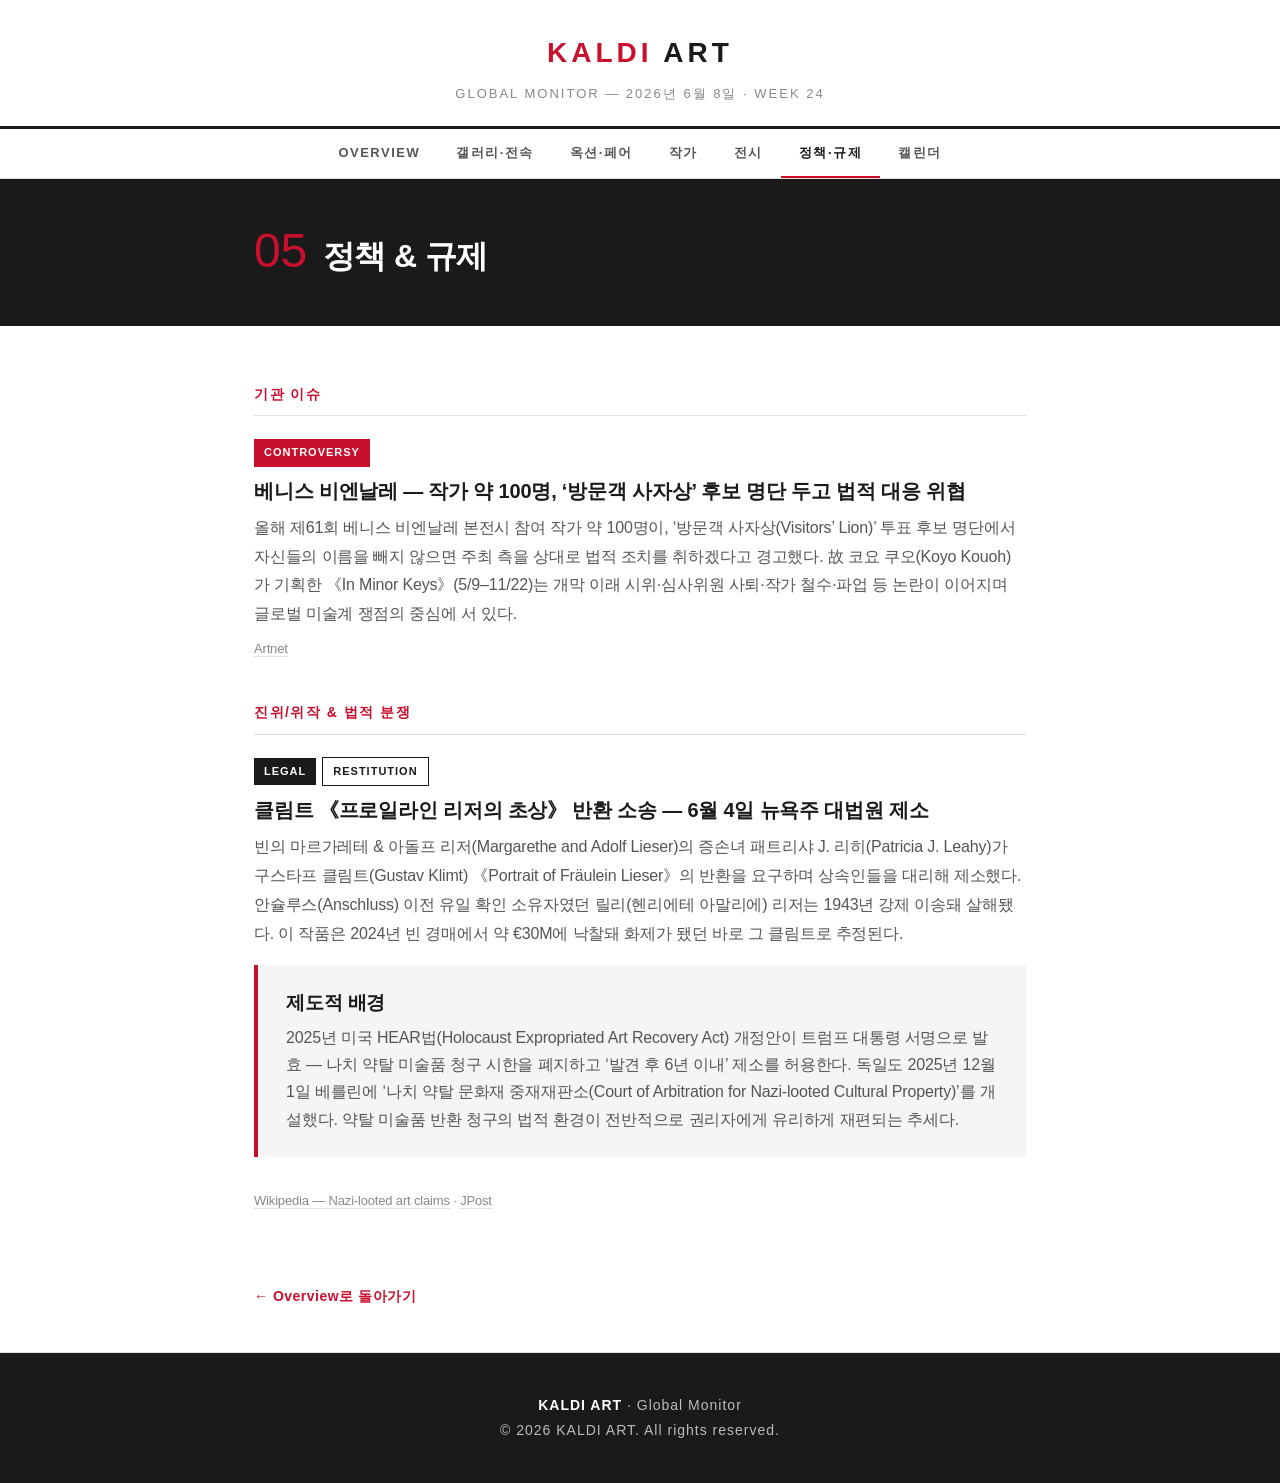
<file: policy.html>
<!DOCTYPE html>
<html lang="ko">
<head>
<meta charset="UTF-8">
<meta name="viewport" content="width=device-width, initial-scale=1.0, viewport-fit=cover">
<meta name="theme-color" content="#1a1a1a">
<meta name="apple-mobile-web-app-capable" content="yes">
<meta name="apple-mobile-web-app-status-bar-style" content="black-translucent">
<title>정책 &amp; 규제 — KALDI ART Global Monitor</title>
<link rel="stylesheet" href="style.css">
</head>
<body>

<header id="masthead" class="masthead"></header>
<nav id="nav" class="section-nav"></nav>

<div class="page-header">
  <div class="container">
    <div class="num">05</div>
    <h2>정책 &amp; 규제</h2>
  </div>
</div>

<section class="section">
  <div class="container">

    <div class="subsection">
      <div class="subsection-title">기관 이슈</div>

      <div class="article-card">
        <span class="tag red">Controversy</span>
        <h3>베니스 비엔날레 &mdash; 작가 약 100명, &lsquo;방문객 사자상&rsquo; 후보 명단 두고 법적 대응 위협</h3>
        <p>올해 제61회 베니스 비엔날레 본전시 참여 작가 약 100명이, &lsquo;방문객 사자상(Visitors&rsquo; Lion)&rsquo; 투표 후보 명단에서 자신들의 이름을 빼지 않으면 주최 측을 상대로 법적 조치를 취하겠다고 경고했다. 故 코요 쿠오(Koyo Kouoh)가 기획한 《In Minor Keys》(5/9&ndash;11/22)는 개막 이래 시위·심사위원 사퇴·작가 철수·파업 등 논란이 이어지며 글로벌 미술계 쟁점의 중심에 서 있다.</p>
        <div class="source"><a href="https://news.artnet.com/market/paint-drippings-art-industry-news-jun-8-2779191">Artnet</a></div>
      </div>
    </div>

    <div class="subsection">
      <div class="subsection-title">진위/위작 &amp; 법적 분쟁</div>

      <div class="article-card">
        <span class="tag">Legal</span><span class="tag outline">Restitution</span>
        <h3>클림트 《프로일라인 리저의 초상》 반환 소송 &mdash; 6월 4일 뉴욕주 대법원 제소</h3>
        <p>빈의 마르가레테 &amp; 아돌프 리저(Margarethe and Adolf Lieser)의 증손녀 패트리샤 J. 리히(Patricia J. Leahy)가 구스타프 클림트(Gustav Klimt) 《Portrait of Fr&auml;ulein Lieser》의 반환을 요구하며 상속인들을 대리해 제소했다. 안슐루스(Anschluss) 이전 유일 확인 소유자였던 릴리(헨리에테 아말리에) 리저는 1943년 강제 이송돼 살해됐다. 이 작품은 2024년 빈 경매에서 약 &euro;30M에 낙찰돼 화제가 됐던 바로 그 클림트로 추정된다.</p>
        <div class="highlight-box" style="margin-top:16px;">
          <h3>제도적 배경</h3>
          <p>2025년 미국 HEAR법(Holocaust Expropriated Art Recovery Act) 개정안이 트럼프 대통령 서명으로 발효 &mdash; 나치 약탈 미술품 청구 시한을 폐지하고 &lsquo;발견 후 6년 이내&rsquo; 제소를 허용한다. 독일도 2025년 12월 1일 베를린에 &lsquo;나치 약탈 문화재 중재재판소(Court of Arbitration for Nazi-looted Cultural Property)&rsquo;를 개설했다. 약탈 미술품 반환 청구의 법적 환경이 전반적으로 권리자에게 유리하게 재편되는 추세다.</p>
        </div>
        <div class="source"><a href="https://en.wikipedia.org/wiki/List_of_claims_for_restitution_for_Nazi-looted_art">Wikipedia &mdash; Nazi-looted art claims</a> &middot; <a href="https://www.jpost.com/american-politics/article-893033">JPost</a></div>
      </div>
    </div>

    <a href="index.html" class="back-link">&larr; Overview로 돌아가기</a>
  </div>
</section>

<footer id="footer" class="footer"></footer>
<script src="components.js"></script>
</body>
</html>
</file>
<file: style.css>
:root {
  --black: #1a1a1a;
  --white: #ffffff;
  --off-white: #f5f5f5;
  --warm-gray: #e0e0e0;
  --mid-gray: #888;
  --dark-gray: #555;
  --accent: #c8102e;
  --font: -apple-system, BlinkMacSystemFont, 'Apple SD Gothic Neo', 'Malgun Gothic', 'Noto Sans KR', 'Segoe UI', sans-serif;
}

* { margin: 0; padding: 0; box-sizing: border-box; }

body {
  font-family: var(--font);
  background: var(--white);
  color: var(--black);
  line-height: 1.8;
  font-size: 17px;
  font-weight: 400;
  -webkit-font-smoothing: antialiased;
  letter-spacing: -0.01em;
}

/* ── Masthead ── */
.masthead {
  border-bottom: 3px solid var(--black);
  padding: 28px 0 20px;
  text-align: center;
  background: var(--white);
}
.masthead-inner {
  max-width: 1100px;
  margin: 0 auto;
  padding: 0 24px;
}
.masthead h1 {
  font-size: 28px;
  font-weight: 800;
  letter-spacing: 4px;
  text-transform: uppercase;
  margin-bottom: 4px;
}
.masthead h1 a {
  color: var(--black);
  text-decoration: none;
}
.masthead h1 span { color: var(--accent); }
.masthead-meta {
  font-size: 13px;
  color: var(--mid-gray);
  letter-spacing: 2px;
  text-transform: uppercase;
  font-weight: 500;
}

/* ── Nav ── */
.section-nav {
  border-bottom: 1px solid var(--warm-gray);
  background: var(--white);
  position: sticky;
  top: 0;
  z-index: 100;
  overflow-x: auto;
  -webkit-overflow-scrolling: touch;
  scrollbar-width: none;
}
.section-nav::-webkit-scrollbar { display: none; }
.section-nav ul {
  list-style: none;
  display: flex;
  justify-content: center;
  gap: 0;
  max-width: 1100px;
  margin: 0 auto;
  padding: 0 24px;
  white-space: nowrap;
}
.section-nav li a {
  display: block;
  padding: 12px 18px;
  font-size: 13px;
  font-weight: 600;
  letter-spacing: 1.5px;
  text-transform: uppercase;
  color: var(--dark-gray);
  text-decoration: none;
  transition: color 0.2s, border-color 0.2s;
  border-bottom: 2px solid transparent;
}
.section-nav li a:hover,
.section-nav li a.active {
  color: var(--black);
  border-bottom-color: var(--accent);
}

/* ── Layout ── */
.container {
  max-width: 820px;
  margin: 0 auto;
  padding: 0 24px;
}

/* ── Hero ── */
.hero {
  background: var(--black);
  color: var(--white);
  padding: 64px 0 56px;
  text-align: center;
}
.hero .edition-badge {
  display: inline-block;
  border: 1px solid rgba(255,255,255,0.3);
  padding: 4px 16px;
  font-size: 13px;
  letter-spacing: 2px;
  text-transform: uppercase;
  font-weight: 500;
  margin-bottom: 24px;
  color: rgba(255,255,255,0.7);
}
.hero h2 {
  font-size: 36px;
  font-weight: 700;
  line-height: 1.4;
  margin-bottom: 16px;
  max-width: 650px;
  margin-left: auto;
  margin-right: auto;
  letter-spacing: -0.02em;
}
.hero p {
  font-size: 17px;
  color: rgba(255,255,255,0.78);
  max-width: 550px;
  margin: 0 auto;
  line-height: 1.6;
}

/* ── Section Page Header ── */
.page-header {
  background: var(--black);
  color: var(--white);
  padding: 48px 0 40px;
}
.page-header .container {
  display: flex;
  align-items: baseline;
  gap: 16px;
}
.page-header .num {
  font-size: 48px;
  font-weight: 300;
  color: var(--accent);
  line-height: 1;
}
.page-header h2 {
  font-size: 32px;
  font-weight: 700;
  letter-spacing: -0.02em;
}

/* ── Section ── */
.section {
  padding: 56px 0 40px;
  border-bottom: 1px solid var(--warm-gray);
}
.section:last-child { border-bottom: none; }

.section-header {
  display: flex;
  align-items: baseline;
  gap: 16px;
  margin-bottom: 36px;
  border-bottom: 2px solid var(--black);
  padding-bottom: 12px;
}
.section-number {
  font-size: 36px;
  font-weight: 300;
  color: var(--accent);
  line-height: 1;
}
.section-title {
  font-size: 26px;
  font-weight: 700;
  letter-spacing: -0.02em;
}

/* ── Subsection ── */
.subsection {
  margin-bottom: 40px;
}
.subsection-title {
  font-size: 14px;
  font-weight: 600;
  letter-spacing: 1.5px;
  text-transform: uppercase;
  color: var(--accent);
  margin-bottom: 20px;
  padding-bottom: 8px;
  border-bottom: 1px solid var(--warm-gray);
}

/* ── Article Cards ── */
.article-card {
  margin-bottom: 28px;
  padding-bottom: 28px;
  border-bottom: 1px solid var(--warm-gray);
}
.article-card:last-child {
  border-bottom: none;
  padding-bottom: 0;
}
.article-card h3 {
  font-size: 20px;
  font-weight: 700;
  line-height: 1.45;
  margin-bottom: 8px;
  letter-spacing: -0.01em;
}
.article-card h3 .arrow { color: var(--accent); margin-left: 4px; }
.article-card .tag {
  display: inline-block;
  background: var(--black);
  color: var(--white);
  font-size: 11px;
  font-weight: 600;
  letter-spacing: 1px;
  text-transform: uppercase;
  padding: 4px 10px;
  margin-bottom: 10px;
  margin-right: 6px;
}
.article-card .tag.red { background: var(--accent); }
.article-card .tag.outline {
  background: transparent;
  color: var(--black);
  border: 1px solid var(--black);
}
.article-card p {
  font-size: 16px;
  color: var(--dark-gray);
  line-height: 1.8;
  font-weight: 400;
}
.article-card .source {
  margin-top: 8px;
  font-size: 13px;
  color: var(--mid-gray);
}
.article-card .source a {
  color: var(--mid-gray);
  text-decoration: none;
  border-bottom: 1px solid var(--warm-gray);
  transition: color 0.2s;
}
.article-card .source a:hover { color: var(--accent); }

/* ── Highlight Box ── */
.highlight-box {
  background: var(--off-white);
  border-left: 4px solid var(--accent);
  padding: 24px 28px;
  margin-bottom: 32px;
}
.highlight-box h3 {
  font-size: 19px;
  font-weight: 700;
  margin-bottom: 8px;
}
.highlight-box p {
  font-size: 16px;
  color: var(--dark-gray);
  line-height: 1.7;
}

/* ── Two-col grid ── */
.grid-2 {
  display: grid;
  grid-template-columns: 1fr 1fr;
  gap: 32px;
}

/* ── Overview Cards ── */
.overview-grid {
  display: grid;
  grid-template-columns: 1fr 1fr;
  gap: 24px;
  padding: 48px 0 56px;
}
.overview-card {
  display: block;
  background: var(--white);
  border: 1px solid var(--warm-gray);
  padding: 32px 28px;
  text-decoration: none;
  color: var(--black);
  transition: border-color 0.2s, box-shadow 0.2s;
}
.overview-card:hover {
  border-color: var(--accent);
  box-shadow: 0 4px 20px rgba(0,0,0,0.06);
}
.overview-card .card-num {
  font-size: 32px;
  font-weight: 300;
  color: var(--accent);
  margin-bottom: 8px;
}
.overview-card h3 {
  font-size: 20px;
  font-weight: 700;
  margin-bottom: 12px;
}
.overview-card p {
  font-size: 16px;
  color: var(--dark-gray);
  line-height: 1.7;
}
.overview-card .card-count {
  margin-top: 16px;
  font-size: 13px;
  font-weight: 600;
  color: var(--accent);
  text-transform: uppercase;
  letter-spacing: 1px;
}

/* ── Calendar Table ── */
.calendar-table {
  width: 100%;
  border-collapse: collapse;
  font-size: 15px;
  margin-top: 8px;
}
.calendar-table thead th {
  text-align: left;
  font-weight: 600;
  font-size: 13px;
  letter-spacing: 1px;
  text-transform: uppercase;
  padding: 10px 12px;
  border-bottom: 2px solid var(--black);
  color: var(--dark-gray);
}
.calendar-table tbody td {
  padding: 12px 12px;
  border-bottom: 1px solid var(--warm-gray);
  vertical-align: top;
}
.calendar-table tbody tr:hover { background: var(--off-white); }
.calendar-table .date-col {
  font-weight: 600;
  white-space: nowrap;
  width: 90px;
}
.calendar-table .event-col { font-weight: 500; }
.calendar-table .event-col strong { color: var(--accent); }
.calendar-table .loc-col { color: var(--mid-gray); white-space: nowrap; }
.calendar-table .note-col { color: var(--mid-gray); font-size: 14px; }

/* ── Outlook Cards ── */
.outlook-grid {
  display: grid;
  grid-template-columns: 1fr 1fr;
  gap: 20px;
  margin-top: 24px;
}
.outlook-card {
  background: var(--off-white);
  padding: 20px 24px;
  border-top: 3px solid var(--black);
}
.outlook-card h4 {
  font-size: 16px;
  font-weight: 600;
  letter-spacing: 0.5px;
  margin-bottom: 8px;
}
.outlook-card p {
  font-size: 15px;
  color: var(--dark-gray);
  line-height: 1.65;
}

/* ── Footer ── */
.footer {
  background: var(--black);
  color: rgba(255,255,255,0.7);
  padding: 40px 0;
  text-align: center;
  font-size: 14px;
  letter-spacing: 1px;
  line-height: 1.8;
}
.footer strong {
  color: var(--white);
  font-weight: 600;
}

/* ── Breakout banner ── */
.breakout-banner {
  background: var(--accent);
  color: var(--white);
  padding: 16px 0;
  text-align: center;
  font-size: 16px;
  font-weight: 500;
  letter-spacing: 1px;
}
.breakout-banner strong { font-weight: 700; }

/* ── Controversy ── */
.controversy {
  border: 2px solid var(--accent);
  padding: 24px 28px;
  margin-top: 20px;
  background: #fef8f8;
}
.controversy h4 {
  color: var(--accent);
  font-size: 14px;
  font-weight: 600;
  letter-spacing: 1px;
  text-transform: uppercase;
  margin-bottom: 10px;
}
.controversy p {
  font-size: 16px;
  color: var(--dark-gray);
  line-height: 1.7;
}

/* ── Back link ── */
.back-link {
  display: inline-block;
  margin: 32px 0 0;
  font-size: 14px;
  font-weight: 600;
  color: var(--accent);
  text-decoration: none;
  letter-spacing: 0.5px;
}
.back-link:hover { text-decoration: underline; }

/* ── Safe Area ── */
@supports (padding: env(safe-area-inset-bottom)) {
  .footer { padding-bottom: calc(40px + env(safe-area-inset-bottom)); }
  .section-nav { padding-left: env(safe-area-inset-left); padding-right: env(safe-area-inset-right); }
}

/* ── Responsive ── */
@media (max-width: 768px) {
  body { font-size: 17px; }

  .masthead { padding: 20px 0 16px; }
  .masthead h1 { font-size: 22px; letter-spacing: 3px; }
  .masthead-meta { font-size: 12px; letter-spacing: 1.5px; }

  .section-nav ul { justify-content: flex-start; padding: 0 16px; }
  .section-nav li a {
    padding: 14px 14px;
    font-size: 13px;
    letter-spacing: 1px;
    min-height: 44px;
    display: flex;
    align-items: center;
  }

  .hero { padding: 44px 0 40px; }
  .hero h2 { font-size: 26px; line-height: 1.45; }
  .hero p { font-size: 16px; line-height: 1.65; }
  .hero .edition-badge { font-size: 12px; margin-bottom: 18px; }

  .container { padding: 0 20px; }

  .page-header { padding: 32px 0 28px; }
  .page-header .num { font-size: 36px; }
  .page-header h2 { font-size: 26px; }

  .section { padding: 36px 0 28px; }
  .section-number { font-size: 28px; }
  .section-title { font-size: 22px; }

  .article-card h3 { font-size: 19px; }
  .article-card p { font-size: 16px; }

  .overview-grid { padding: 32px 0 40px; gap: 16px; }
  .overview-card { padding: 24px 22px; }
  .overview-card .card-num { font-size: 28px; }
  .overview-card h3 { font-size: 19px; }
  .overview-card p { font-size: 15px; }

  .grid-2, .outlook-grid, .overview-grid { grid-template-columns: 1fr; }

  .highlight-box { padding: 20px 22px; }
  .highlight-box h3 { font-size: 18px; }
  .highlight-box p { font-size: 16px; }

  .calendar-table { font-size: 14px; }
  .calendar-table thead th, .calendar-table tbody td { padding: 10px 8px; }

  .footer { font-size: 13px; padding: 32px 0; }
}

/* ── Small phones ── */
@media (max-width: 380px) {
  .hero h2 { font-size: 23px; }
  .section-nav li a { padding: 12px 10px; font-size: 12px; }
  .overview-card h3 { font-size: 18px; }
}
</file>
